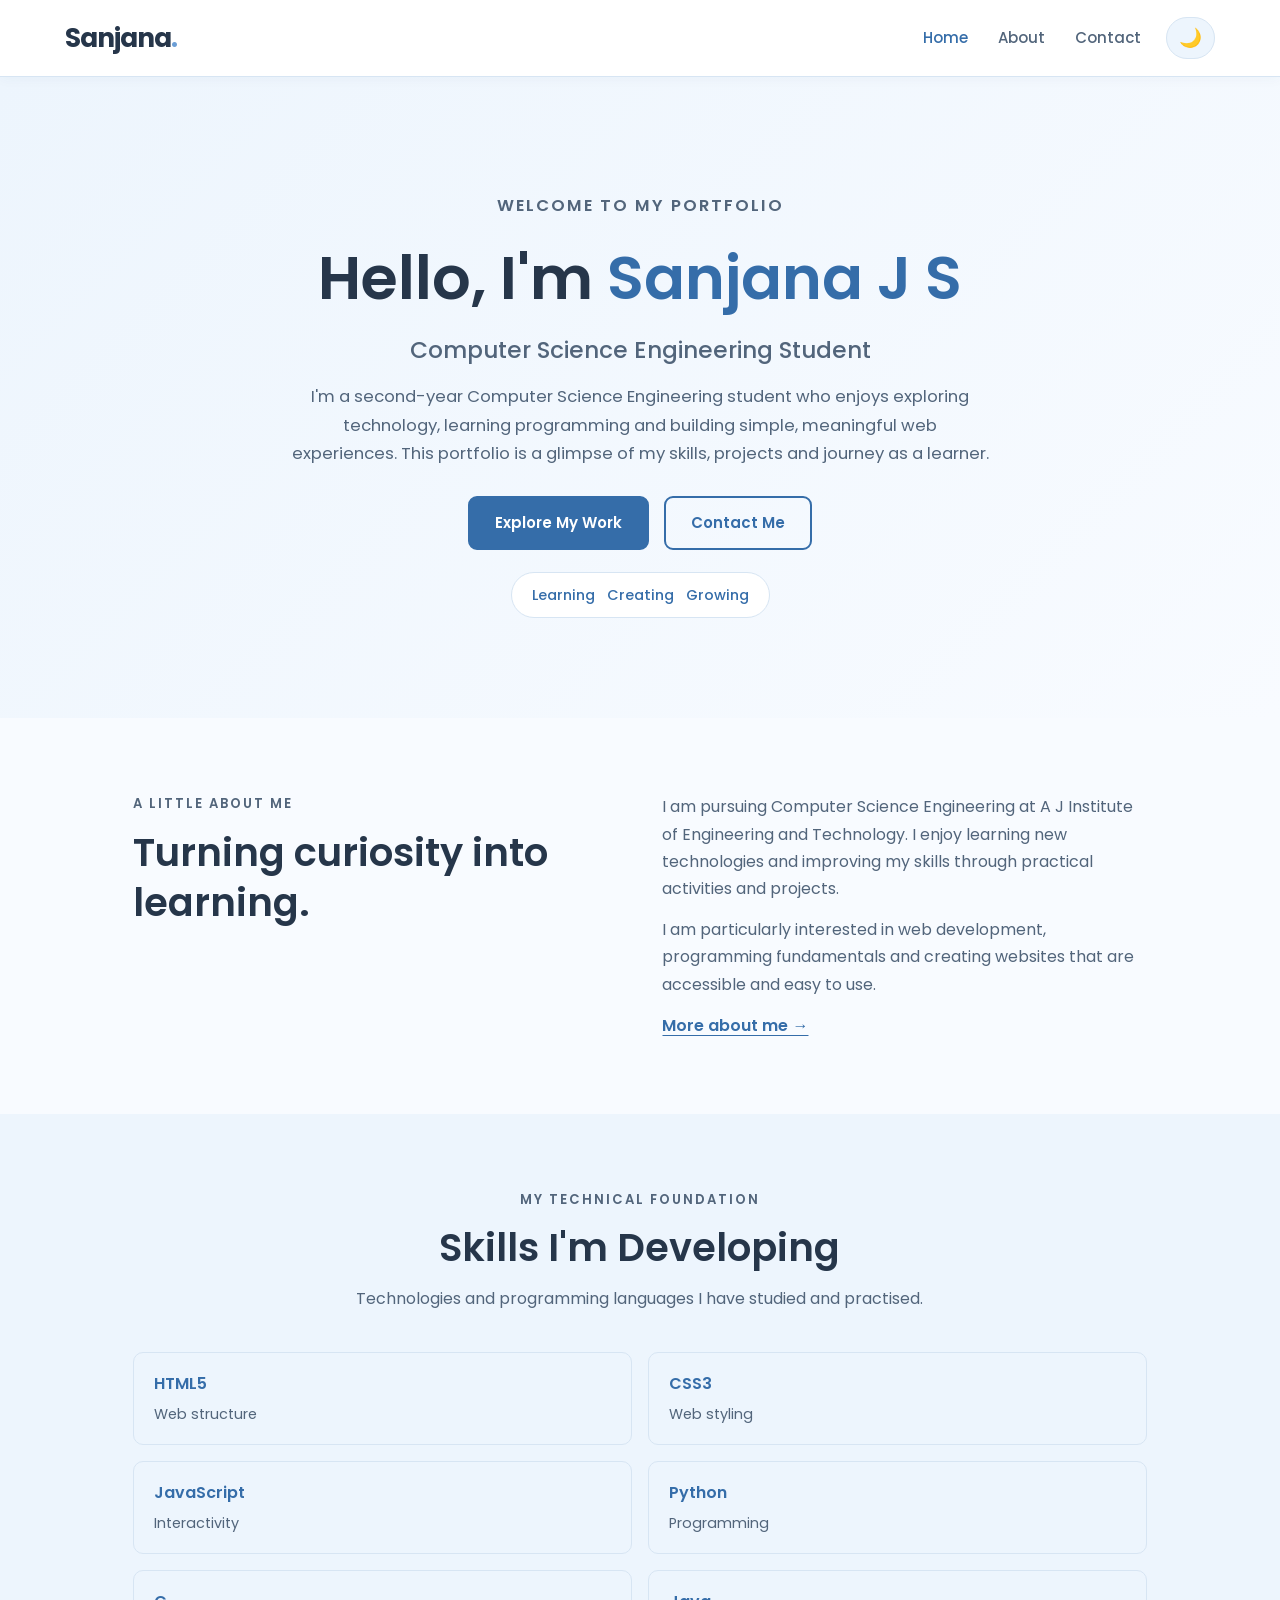
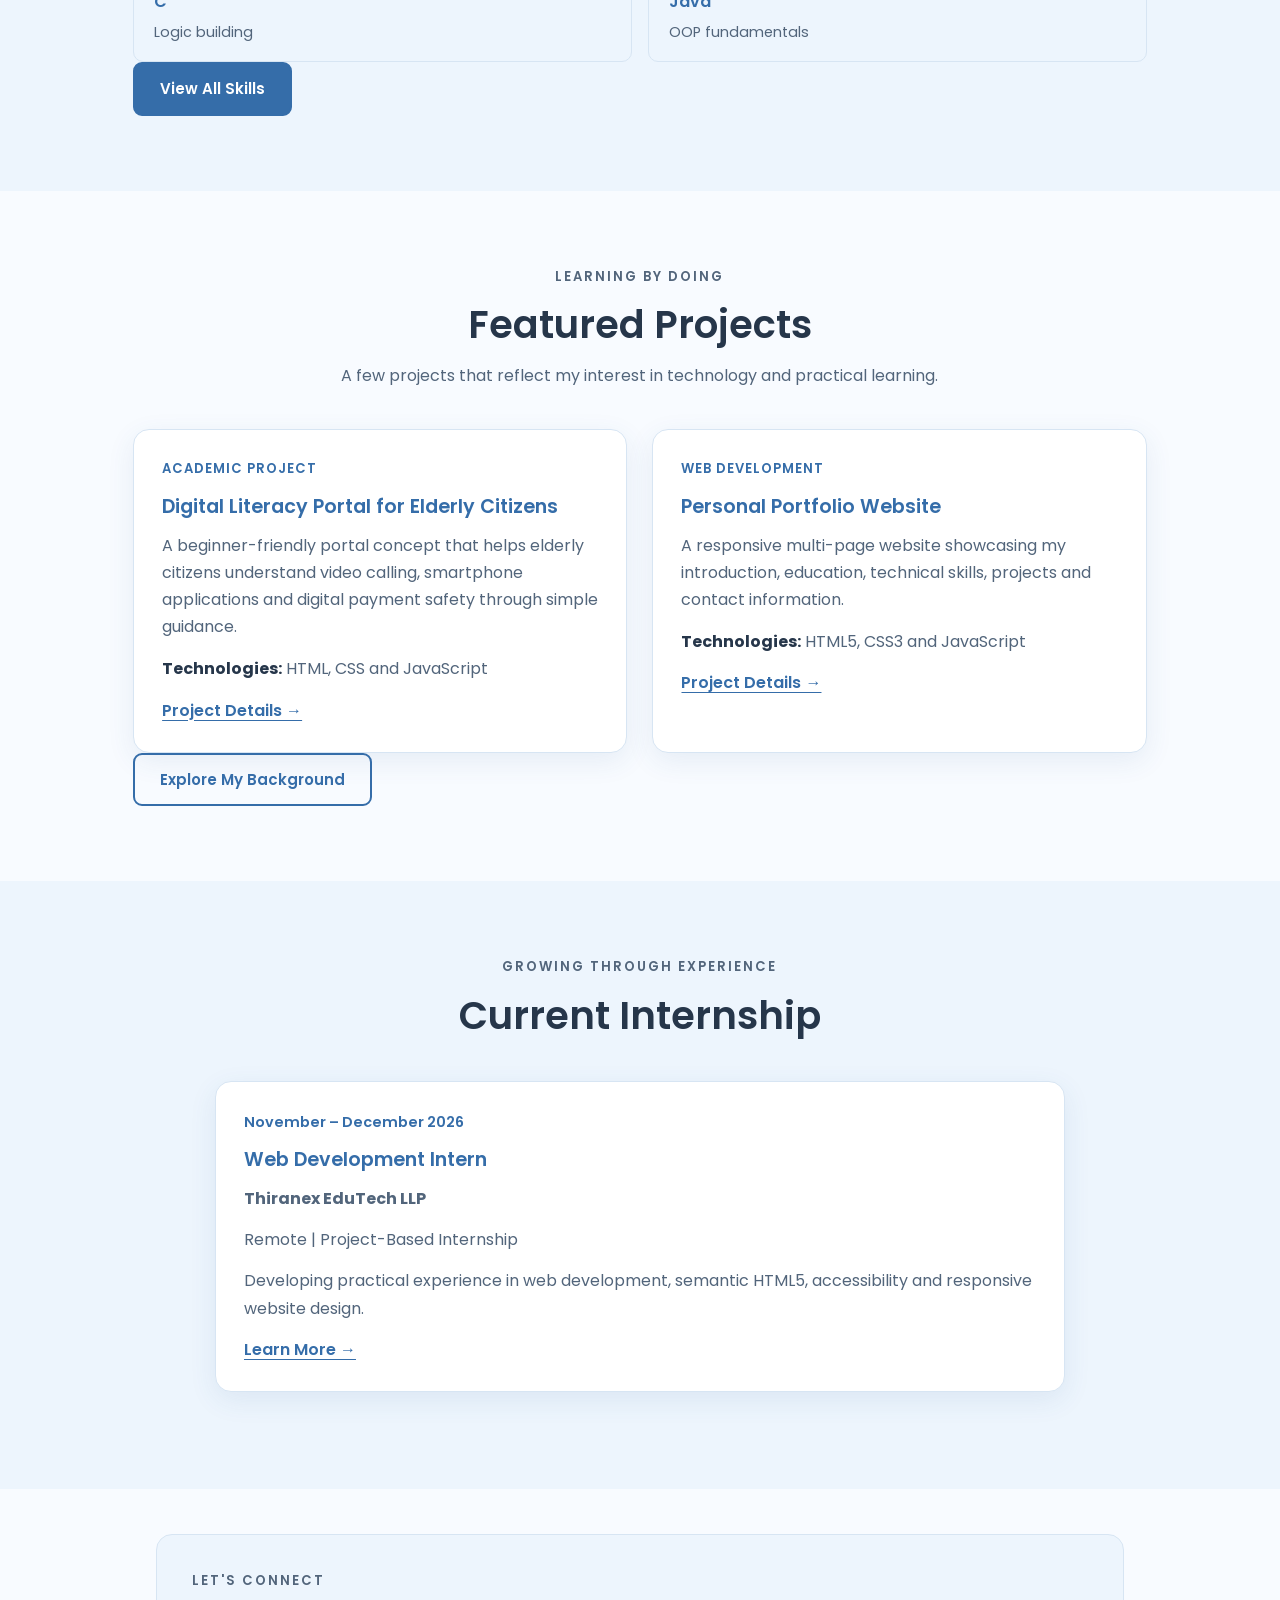
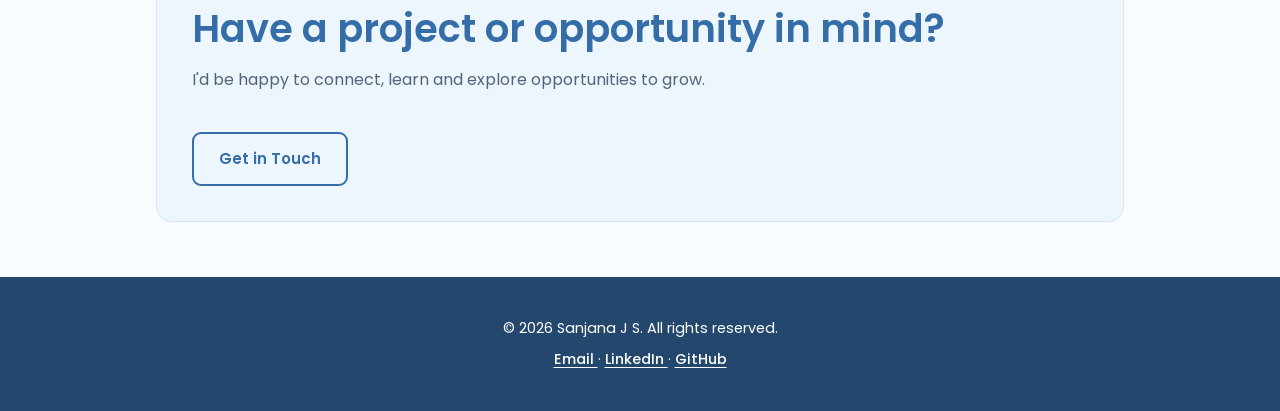
<file: index.html>
<!DOCTYPE html>
<html lang="en">
<head>
    <meta charset="UTF-8">
    <meta name="viewport" content="width=device-width, initial-scale=1">

    <meta name="description" content="Welcome to Sanjana J S's personal portfolio. Explore her education, technical skills, web development projects and learning journey.">
    <meta name="author" content="Sanjana J S">
    <meta name="robots" content="index, follow">

    <meta name="theme-color" content="#F4F8FC">

    <title>Sanjana J S | Computer Science Engineering Student</title>

    <link rel="preconnect" href="https://fonts.googleapis.com">
    <link rel="preconnect" href="https://fonts.gstatic.com" crossorigin>
    <link href="https://fonts.googleapis.com/css2?family=Poppins:wght@400;500;600;700;800&display=swap" rel="stylesheet">

    <link rel="stylesheet" href="styles.css">
    <script src="script.js" defer></script>
</head>

<body>

    <a class="skip-link" href="#main-content">
        Skip to main content
    </a>

    <!-- Header and Navigation -->
    <header class="site-header">
        <div class="header-container">

            <a class="brand" href="index.html" aria-label="Sanjana home">
                Sanjana<span>.</span>
            </a>

            <button
                class="menu-toggle"
                type="button"
                aria-label="Open navigation menu"
                aria-expanded="false"
                aria-controls="primary-navigation"
            >
                <span></span>
                <span></span>
                <span></span>
            </button>

            <nav id="primary-navigation" aria-label="Main navigation">
                <ul class="nav-list">
                    <li>
                        <a href="index.html" aria-current="page">Home</a>
                    </li>
                    <li>
                        <a href="about.html">About</a>
                    </li>
                    <li>
                        <a href="contact.html">Contact</a>
                    </li>
                </ul>
            </nav>

            <!-- Light and Dark Mode Switch -->
            <button
                class="theme-toggle"
                type="button"
                aria-label="Switch to dark mode"
                aria-pressed="false"
                data-theme-toggle
            >
                <span class="theme-icon" aria-hidden="true">🌙</span>
                <span class="sr-only">Switch theme</span>
            </button>

        </div>
    </header>

    <main id="main-content">

        <!-- Hero Section -->
        <section class="hero" aria-labelledby="hero-title">
            <div class="container hero-content">

                <p class="eyebrow">Welcome to my portfolio</p>

                <h1 id="hero-title">
                    Hello, I'm <span>Sanjana J S</span>
                </h1>

                <h2 class="hero-subtitle">
                    Computer Science Engineering Student
                </h2>

                <p>
                    I'm a second-year Computer Science Engineering student
                    who enjoys exploring technology, learning programming
                    and building simple, meaningful web experiences.
                    This portfolio is a glimpse of my skills, projects
                    and journey as a learner.
                </p>

                <div class="button-group">
                    <a class="button" href="about.html">
                        Explore My Work
                    </a>

                    <a class="button button-light" href="contact.html">
                        Contact Me
                    </a>
                </div>

                <div class="hero-note">
                    <span>Learning</span>
                    <span>Creating</span>
                    <span>Growing</span>
                </div>

            </div>
        </section>

        <!-- Introduction -->
        <section class="section-block" aria-labelledby="intro-title">
            <div class="container split-section">

                <div>
                    <p class="eyebrow">A little about me</p>
                    <h2 id="intro-title">
                        Turning curiosity into learning.
                    </h2>
                </div>

                <div>
                    <p>
                        I am pursuing Computer Science Engineering at
                        A J Institute of Engineering and Technology.
                        I enjoy learning new technologies and improving
                        my skills through practical activities and projects.
                    </p>

                    <p>
                        I am particularly interested in web development,
                        programming fundamentals and creating websites
                        that are accessible and easy to use.
                    </p>

                    <a class="text-link" href="about.html">
                        More about me →
                    </a>
                </div>

            </div>
        </section>

        <!-- Skills Preview -->
        <section
            class="section-block section-tinted"
            aria-labelledby="skills-preview-title"
        >

            <div class="container">

                <div class="section-heading">
                    <p class="eyebrow">My technical foundation</p>

                    <h2 id="skills-preview-title">
                        Skills I'm Developing
                    </h2>

                    <p>
                        Technologies and programming languages
                        I have studied and practised.
                    </p>
                </div>

                <ul class="skill-list">
                    <li>
                        <strong>HTML5</strong>
                        <span>Web structure</span>
                    </li>

                    <li>
                        <strong>CSS3</strong>
                        <span>Web styling</span>
                    </li>

                    <li>
                        <strong>JavaScript</strong>
                        <span>Interactivity</span>
                    </li>

                    <li>
                        <strong>Python</strong>
                        <span>Programming</span>
                    </li>

                    <li>
                        <strong>C</strong>
                        <span>Logic building</span>
                    </li>

                    <li>
                        <strong>Java</strong>
                        <span>OOP fundamentals</span>
                    </li>
                </ul>

                <div class="center-action">
                    <a class="button" href="about.html#skills">
                        View All Skills
                    </a>
                </div>

            </div>
        </section>

        <!-- Featured Projects -->
        <section
            class="section-block"
            aria-labelledby="projects-title"
        >

            <div class="container">

                <div class="section-heading">
                    <p class="eyebrow">Learning by doing</p>

                    <h2 id="projects-title">
                        Featured Projects
                    </h2>

                    <p>
                        A few projects that reflect my interest
                        in technology and practical learning.
                    </p>
                </div>

                <div class="card-grid">

                    <article class="info-card project-card">
                        <p class="project-type">Academic Project</p>

                        <h3>
                            Digital Literacy Portal for Elderly Citizens
                        </h3>

                        <p>
                            A beginner-friendly portal concept that helps
                            elderly citizens understand video calling,
                            smartphone applications and digital payment
                            safety through simple guidance.
                        </p>

                        <p class="tech-line">
                            <strong>Technologies:</strong>
                            HTML, CSS and JavaScript
                        </p>

                        <a
                            class="text-link"
                            href="about.html#projects"
                        >
                            Project Details →
                        </a>
                    </article>

                    <article class="info-card project-card">
                        <p class="project-type">Web Development</p>

                        <h3>Personal Portfolio Website</h3>

                        <p>
                            A responsive multi-page website showcasing
                            my introduction, education, technical skills,
                            projects and contact information.
                        </p>

                        <p class="tech-line">
                            <strong>Technologies:</strong>
                            HTML5, CSS3 and JavaScript
                        </p>

                        <a
                            class="text-link"
                            href="about.html#projects"
                        >
                            Project Details →
                        </a>
                    </article>

                </div>

                <div class="center-action">
                    <a class="button button-light" href="about.html">
                        Explore My Background
                    </a>
                </div>

            </div>
        </section>

        <!-- Internship -->
        <section
            class="section-block section-tinted"
            aria-labelledby="experience-title"
        >

            <div class="container">

                <div class="section-heading">
                    <p class="eyebrow">Growing through experience</p>

                    <h2 id="experience-title">
                        Current Internship
                    </h2>
                </div>

                <article class="timeline-card">
                    <p class="timeline-label">
                        November – December 2026
                    </p>

                    <h3>Web Development Intern</h3>

                    <p>
                        <strong>Thiranex EduTech LLP</strong>
                    </p>

                    <p>Remote | Project-Based Internship</p>

                    <p>
                        Developing practical experience in web development,
                        semantic HTML5, accessibility and responsive
                        website design.
                    </p>

                    <a
                        class="text-link"
                        href="about.html#internship"
                    >
                        Learn More →
                    </a>
                </article>

            </div>
        </section>

        <!-- Call to Action -->
        <section class="container">
            <div class="callout">

                <div>
                    <p class="eyebrow">Let's connect</p>

                    <h2>
                        Have a project or opportunity in mind?
                    </h2>

                    <p>
                        I'd be happy to connect, learn and explore
                        opportunities to grow.
                    </p>
                </div>

                <a class="button button-light" href="contact.html">
                    Get in Touch
                </a>

            </div>
        </section>

    </main>

    <!-- Footer -->
    <footer class="site-footer">

        <p>
            © <span class="current-year">2026</span>
            Sanjana J S. All rights reserved.
        </p>

        <p>
            <a href="mailto:sanjanajshaluvalli@gmail.com">
                Email
            </a>
            ·
            <a
                href="https://www.linkedin.com/in/sanjana-j-s-haluvalli-02609b396"
                target="_blank"
                rel="noopener noreferrer"
            >
                LinkedIn
            </a>
            ·
            <a
                href="https://github.com/sanjanajshaluvalli-tech"
                target="_blank"
                rel="noopener noreferrer"
            >
                GitHub
            </a>
        </p>

    </footer>

</body>
</html>
</file>
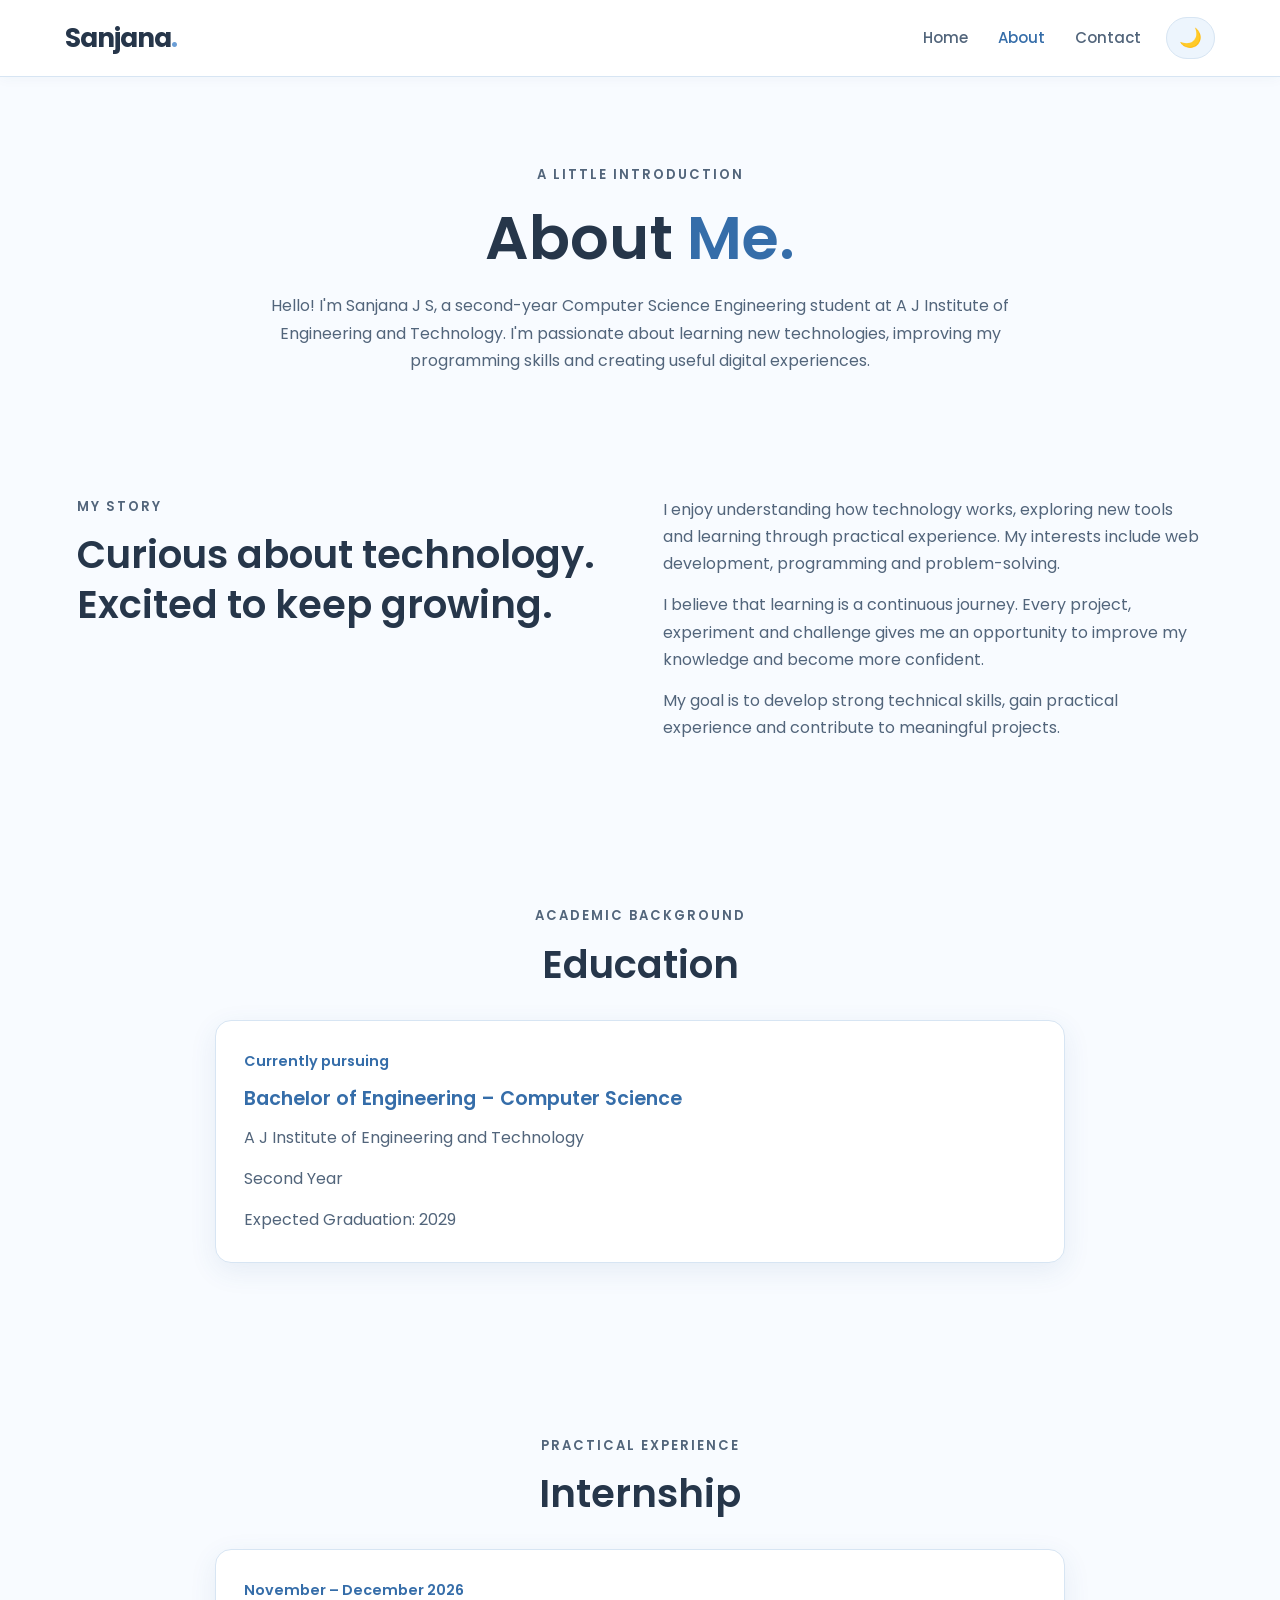
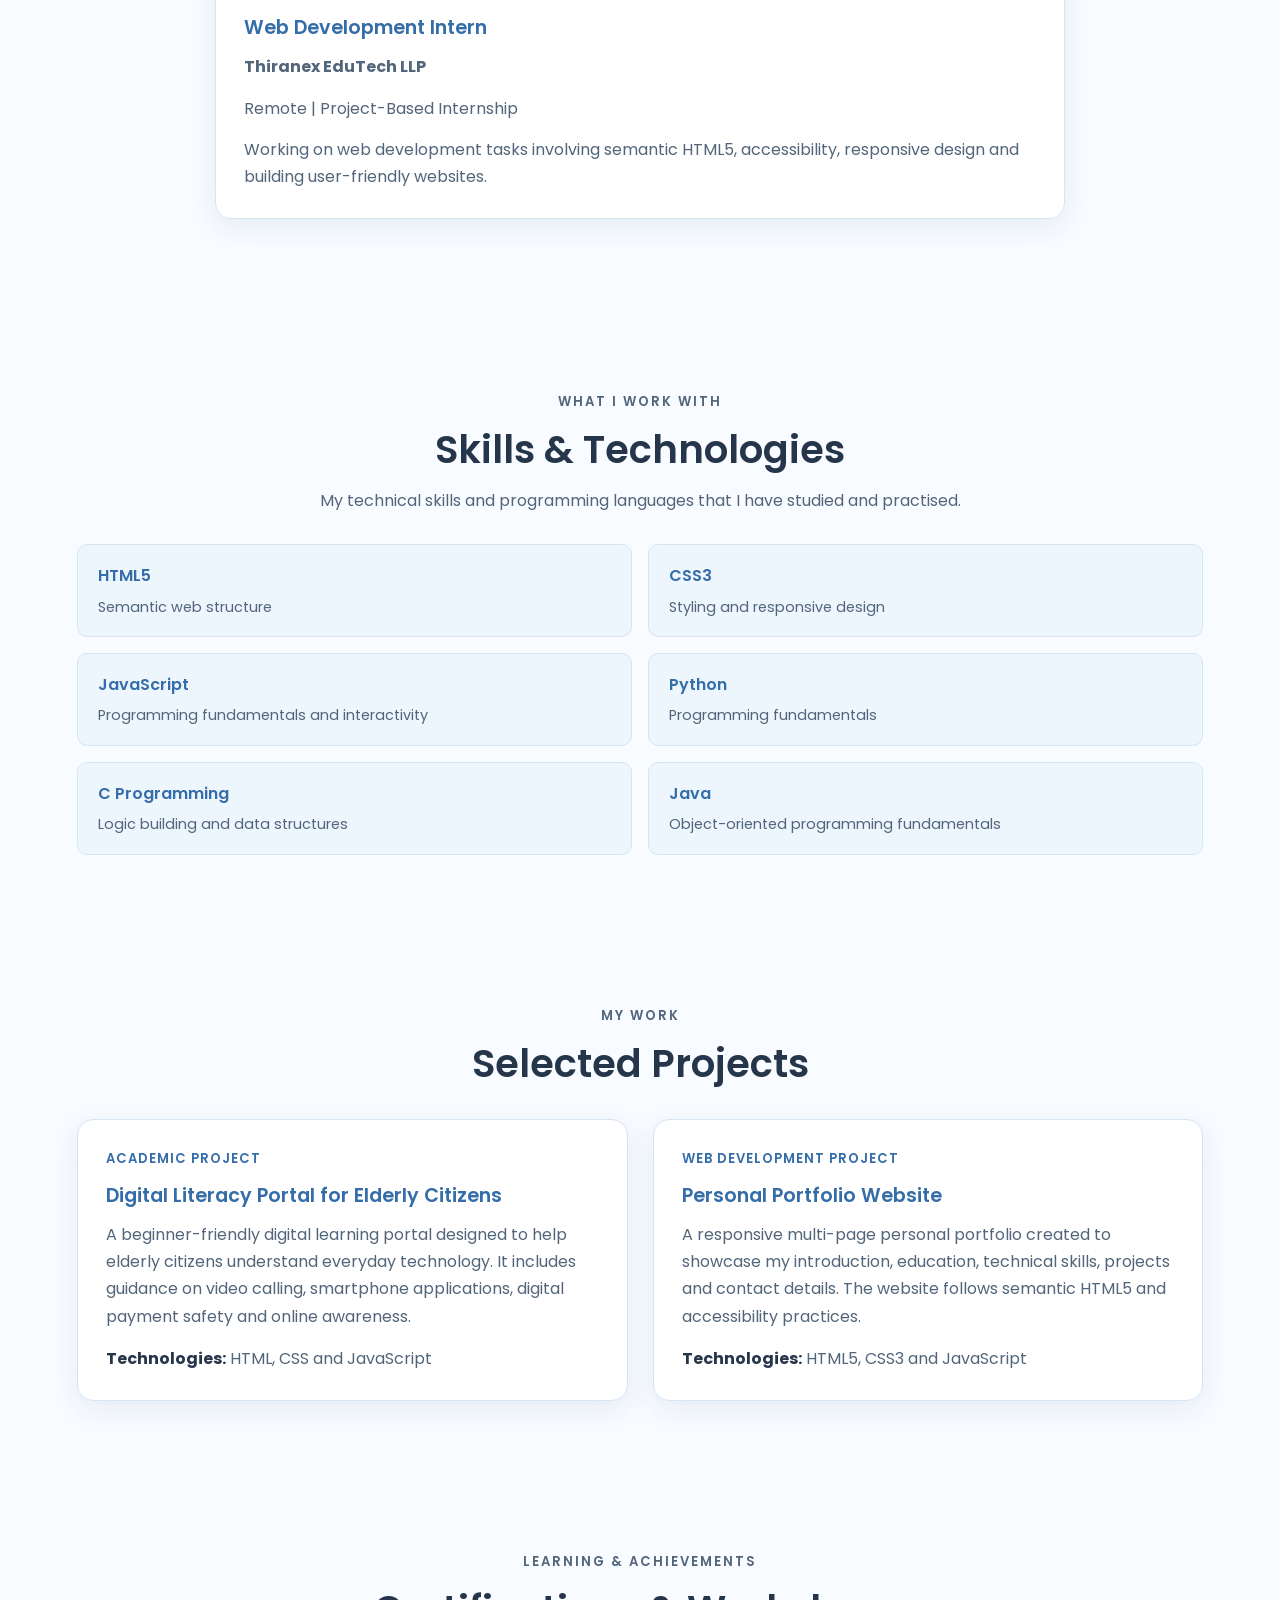
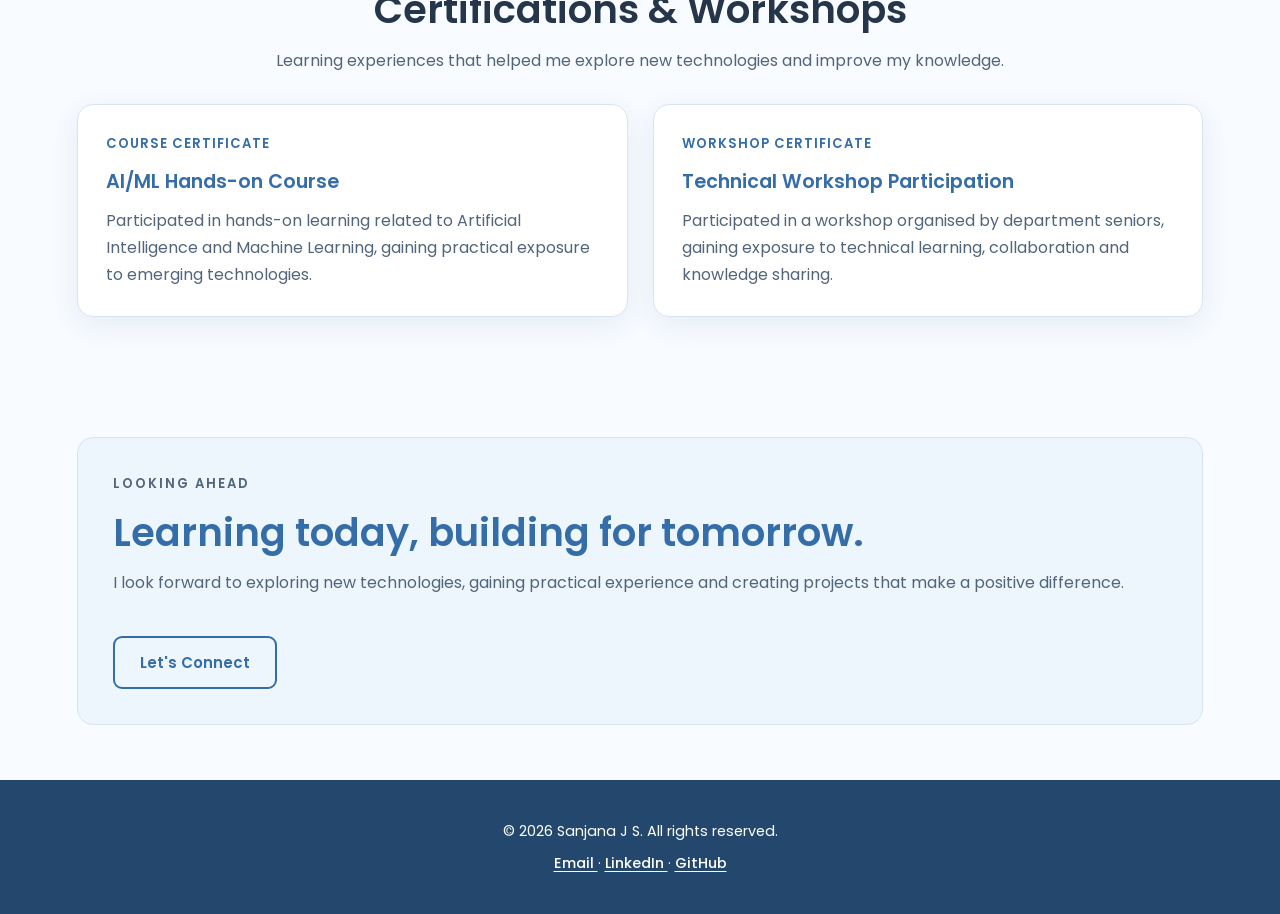
<file: about.html>
<!DOCTYPE html>
<html lang="en">
<head>
    <meta charset="UTF-8">
    <meta name="viewport" content="width=device-width, initial-scale=1">

    <meta name="description" content="Learn about Sanjana J S, a Computer Science Engineering student, her education, technical skills, projects, internship and certifications.">
    <meta name="author" content="Sanjana J S">
    <meta name="robots" content="index, follow">
    <meta name="theme-color" content="#F4F8FC">

    <title>About Me | Sanjana J S</title>

    <link rel="preconnect" href="https://fonts.googleapis.com">
    <link rel="preconnect" href="https://fonts.gstatic.com" crossorigin>
    <link href="https://fonts.googleapis.com/css2?family=Poppins:wght@400;500;600;700;800&display=swap" rel="stylesheet">

    <link rel="stylesheet" href="styles.css">
    <script src="script.js" defer></script>
</head>

<body>

    <a class="skip-link" href="#main-content">
        Skip to main content
    </a>

    <!-- Header and Navigation -->
    <header class="site-header">
        <div class="header-container">

            <a class="brand" href="index.html" aria-label="Sanjana home">
                Sanjana<span>.</span>
            </a>

            <button
                class="menu-toggle"
                type="button"
                aria-label="Open navigation menu"
                aria-expanded="false"
                aria-controls="primary-navigation"
            >
                <span></span>
                <span></span>
                <span></span>
            </button>

            <nav id="primary-navigation" aria-label="Main navigation">
                <ul class="nav-list">
                    <li>
                        <a href="index.html">Home</a>
                    </li>
                    <li>
                        <a href="about.html" aria-current="page">About</a>
                    </li>
                    <li>
                        <a href="contact.html">Contact</a>
                    </li>
                </ul>
            </nav>

            <!-- Light and Dark Mode Switch -->
            <button
                class="theme-toggle"
                type="button"
                aria-label="Switch to dark mode"
                aria-pressed="false"
                data-theme-toggle
            >
                <span class="theme-icon" aria-hidden="true">🌙</span>
                <span class="sr-only">Switch theme</span>
            </button>

        </div>
    </header>

    <main id="main-content">

        <!-- About Introduction -->
        <header class="page-heading">
            <p class="eyebrow">A little introduction</p>

            <h1>
                About <span class="accent-text">Me.</span>
            </h1>

            <p>
                Hello! I'm Sanjana J S, a second-year Computer Science
                Engineering student at A J Institute of Engineering
                and Technology. I'm passionate about learning new
                technologies, improving my programming skills and
                creating useful digital experiences.
            </p>
        </header>

        <!-- My Story -->
        <section
            class="content-section split-section"
            aria-labelledby="story-title"
        >

            <div>
                <p class="eyebrow">My story</p>

                <h2 id="story-title">
                    Curious about technology. Excited to keep growing.
                </h2>
            </div>

            <div>
                <p>
                    I enjoy understanding how technology works,
                    exploring new tools and learning through practical
                    experience. My interests include web development,
                    programming and problem-solving.
                </p>

                <p>
                    I believe that learning is a continuous journey.
                    Every project, experiment and challenge gives me
                    an opportunity to improve my knowledge and become
                    more confident.
                </p>

                <p>
                    My goal is to develop strong technical skills,
                    gain practical experience and contribute to
                    meaningful projects.
                </p>
            </div>

        </section>

        <!-- Education -->
        <section
            class="content-section"
            aria-labelledby="education-title"
        >

            <div class="section-heading compact">
                <p class="eyebrow">Academic background</p>
                <h2 id="education-title">Education</h2>
            </div>

            <article class="timeline-card">
                <p class="timeline-label">Currently pursuing</p>

                <h3>
                    Bachelor of Engineering – Computer Science
                </h3>

                <p>
                    A J Institute of Engineering and Technology
                </p>

                <p>Second Year</p>

                <p class="muted">
                    Expected Graduation: 2029
                </p>
            </article>

        </section>

        <!-- Internship -->
        <section
            class="content-section"
            id="internship"
            aria-labelledby="internship-title"
        >

            <div class="section-heading compact">
                <p class="eyebrow">Practical experience</p>
                <h2 id="internship-title">Internship</h2>
            </div>

            <article class="timeline-card">
                <p class="timeline-label">
                    November – December 2026
                </p>

                <h3>Web Development Intern</h3>

                <p>
                    <strong>Thiranex EduTech LLP</strong>
                </p>

                <p>
                    Remote | Project-Based Internship
                </p>

                <p>
                    Working on web development tasks involving
                    semantic HTML5, accessibility, responsive
                    design and building user-friendly websites.
                </p>
            </article>

        </section>

        <!-- Skills -->
        <section
            class="content-section"
            id="skills"
            aria-labelledby="skills-title"
        >

            <div class="section-heading compact">
                <p class="eyebrow">What I work with</p>

                <h2 id="skills-title">
                    Skills & Technologies
                </h2>

                <p>
                    My technical skills and programming languages
                    that I have studied and practised.
                </p>
            </div>

            <ul class="skill-list">
                <li>
                    <strong>HTML5</strong>
                    <span>Semantic web structure</span>
                </li>

                <li>
                    <strong>CSS3</strong>
                    <span>Styling and responsive design</span>
                </li>

                <li>
                    <strong>JavaScript</strong>
                    <span>Programming fundamentals and interactivity</span>
                </li>

                <li>
                    <strong>Python</strong>
                    <span>Programming fundamentals</span>
                </li>

                <li>
                    <strong>C Programming</strong>
                    <span>Logic building and data structures</span>
                </li>

                <li>
                    <strong>Java</strong>
                    <span>Object-oriented programming fundamentals</span>
                </li>
            </ul>

        </section>

        <!-- Projects -->
        <section
            class="content-section"
            id="projects"
            aria-labelledby="projects-title"
        >

            <div class="section-heading compact">
                <p class="eyebrow">My work</p>
                <h2 id="projects-title">Selected Projects</h2>
            </div>

            <div class="card-grid">

                <article class="info-card project-card">
                    <p class="project-type">Academic Project</p>

                    <h3>
                        Digital Literacy Portal for Elderly Citizens
                    </h3>

                    <p>
                        A beginner-friendly digital learning portal
                        designed to help elderly citizens understand
                        everyday technology. It includes guidance
                        on video calling, smartphone applications,
                        digital payment safety and online awareness.
                    </p>

                    <p class="tech-line">
                        <strong>Technologies:</strong>
                        HTML, CSS and JavaScript
                    </p>
                </article>

                <article class="info-card project-card">
                    <p class="project-type">
                        Web Development Project
                    </p>

                    <h3>Personal Portfolio Website</h3>

                    <p>
                        A responsive multi-page personal portfolio
                        created to showcase my introduction, education,
                        technical skills, projects and contact details.
                        The website follows semantic HTML5 and
                        accessibility practices.
                    </p>

                    <p class="tech-line">
                        <strong>Technologies:</strong>
                        HTML5, CSS3 and JavaScript
                    </p>
                </article>

            </div>

        </section>

        <!-- Certifications -->
        <section
            class="content-section"
            id="certifications"
            aria-labelledby="certifications-title"
        >

            <div class="section-heading compact">
                <p class="eyebrow">Learning & achievements</p>

                <h2 id="certifications-title">
                    Certifications & Workshops
                </h2>

                <p>
                    Learning experiences that helped me explore
                    new technologies and improve my knowledge.
                </p>
            </div>

            <div class="card-grid">

                <article class="info-card">
                    <p class="project-type">Course Certificate</p>

                    <h3>AI/ML Hands-on Course</h3>

                    <p>
                        Participated in hands-on learning related
                        to Artificial Intelligence and Machine
                        Learning, gaining practical exposure to
                        emerging technologies.
                    </p>
                </article>

                <article class="info-card">
                    <p class="project-type">Workshop Certificate</p>

                    <h3>Technical Workshop Participation</h3>

                    <p>
                        Participated in a workshop organised by
                        department seniors, gaining exposure to
                        technical learning, collaboration and
                        knowledge sharing.
                    </p>
                </article>

            </div>

        </section>

        <!-- Career Goal -->
        <section class="callout">
            <div>
                <p class="eyebrow">Looking ahead</p>

                <h2>
                    Learning today, building for tomorrow.
                </h2>

                <p>
                    I look forward to exploring new technologies,
                    gaining practical experience and creating
                    projects that make a positive difference.
                </p>
            </div>

            <a class="button button-light" href="contact.html">
                Let's Connect
            </a>
        </section>

    </main>

    <!-- Footer -->
    <footer class="site-footer">

        <p>
            © <span class="current-year">2026</span>
            Sanjana J S. All rights reserved.
        </p>

        <p>
            <a href="mailto:sanjanajshaluvalli@gmail.com">
                Email
            </a>
            ·
            <a
                href="https://www.linkedin.com/in/sanjana-j-s-haluvalli-02609b396"
                target="_blank"
                rel="noopener noreferrer"
            >
                LinkedIn
            </a>
            ·
            <a
                href="https://github.com/sanjanajshaluvalli-tech"
                target="_blank"
                rel="noopener noreferrer"
            >
                GitHub
            </a>
        </p>

    </footer>

</body>
</html>
</file>
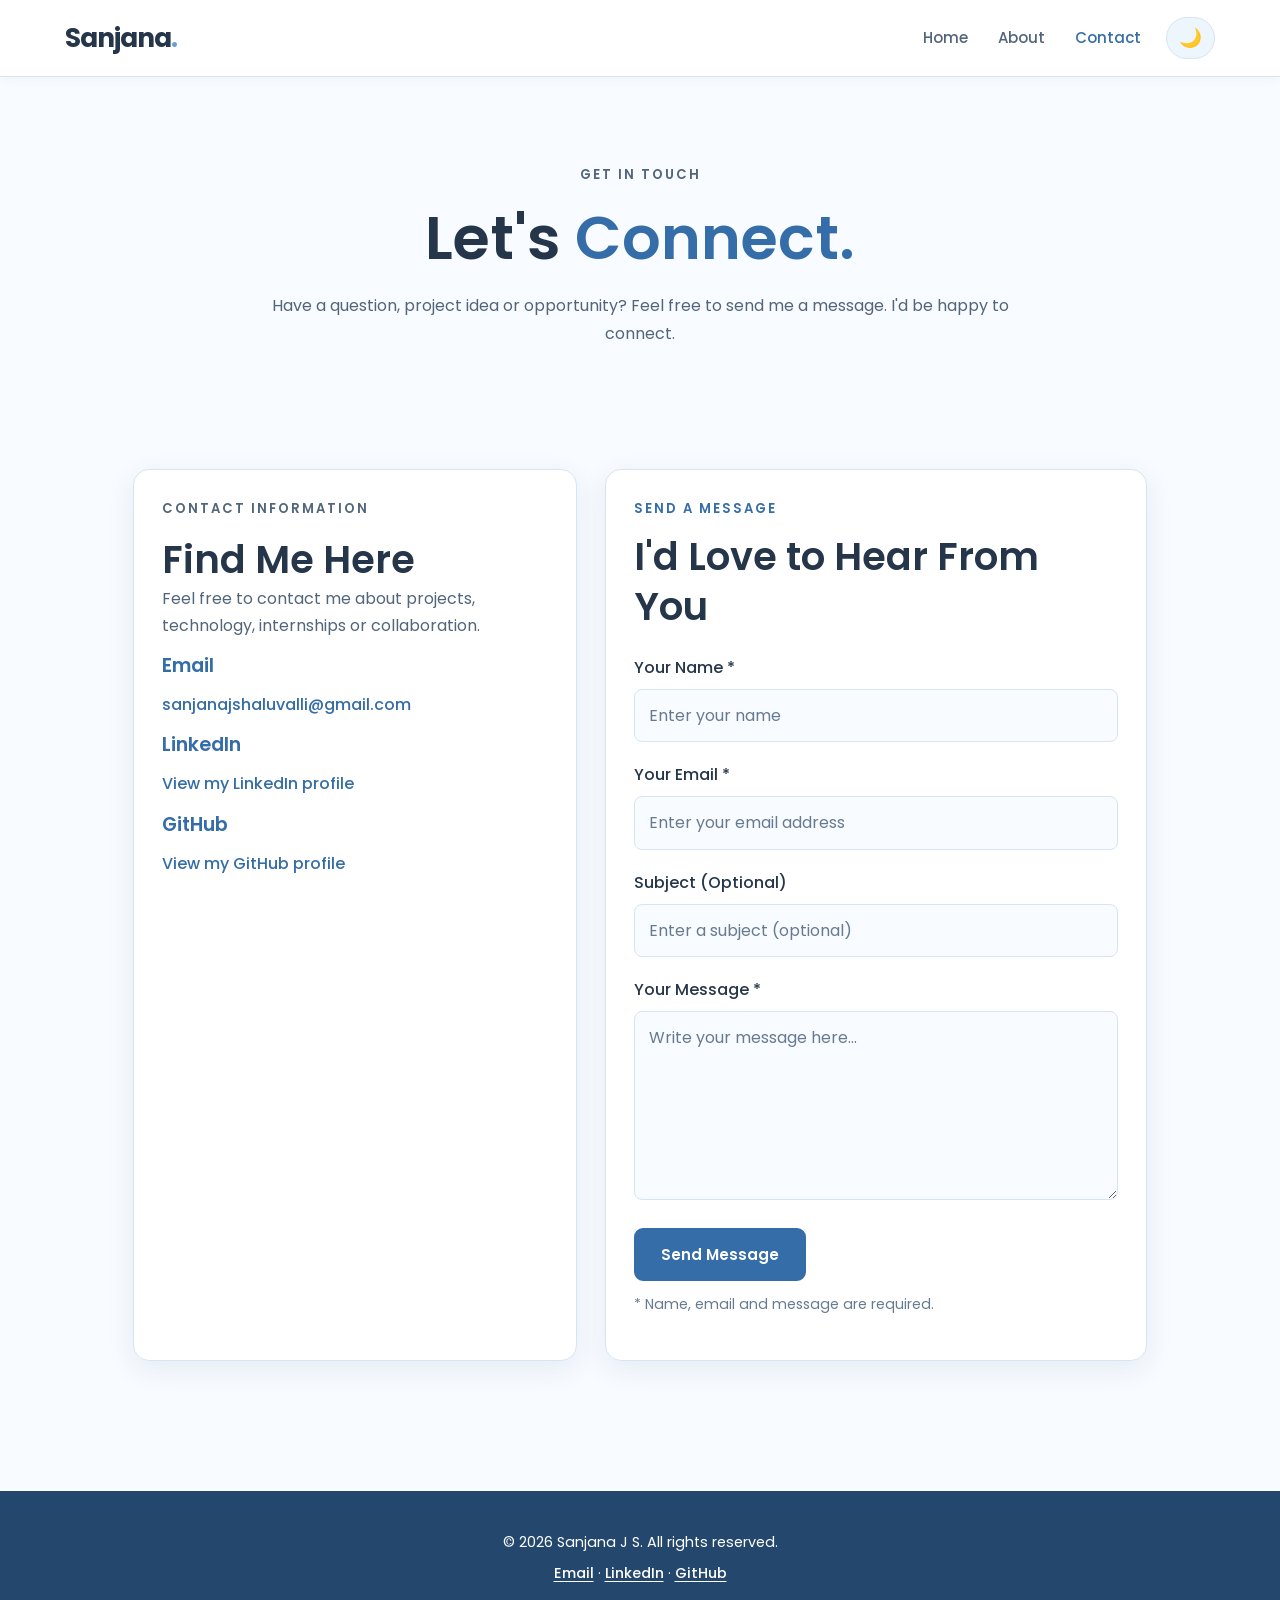
<file: contact.html>
<!DOCTYPE html>
<html lang="en">
<head>
    <meta charset="UTF-8">
    <meta name="viewport" content="width=device-width, initial-scale=1">

    <meta name="description" content="Contact Sanjana J S for projects, collaboration and web development opportunities.">
    <meta name="author" content="Sanjana J S">
    <meta name="robots" content="index, follow">

    <title>Contact | Sanjana J S</title>

    <link rel="preconnect" href="https://fonts.googleapis.com">
    <link rel="preconnect" href="https://fonts.gstatic.com" crossorigin>
    <link href="https://fonts.googleapis.com/css2?family=Poppins:wght@400;500;600;700&display=swap" rel="stylesheet">

    <link rel="stylesheet" href="styles.css">
    <script src="script.js" defer></script>
</head>

<body>

    <a class="skip-link" href="#main-content">
        Skip to main content
    </a>

    <header class="site-header">
        <div class="header-container">

            <a class="brand" href="index.html" aria-label="Sanjana home">
                Sanjana<span>.</span>
            </a>

            <button
                class="menu-toggle"
                type="button"
                aria-label="Open navigation menu"
                aria-controls="primary-navigation"
                aria-expanded="false"
            >
                <span></span>
                <span></span>
                <span></span>
            </button>

            <nav aria-label="Main navigation">
                <ul class="nav-list" id="primary-navigation">
                    <li>
                        <a href="index.html">Home</a>
                    </li>
                    <li>
                        <a href="about.html">About</a>
                    </li>
                    <li>
                        <a href="contact.html" aria-current="page">Contact</a>
                    </li>
                </ul>
            </nav>

            <button
                class="theme-toggle"
                type="button"
                data-theme-toggle
                aria-label="Switch to dark mode"
                aria-pressed="false"
            >
                <span class="theme-icon" aria-hidden="true">🌙</span>
                <span class="sr-only">Toggle colour theme</span>
            </button>

        </div>
    </header>

    <main id="main-content">

        <header class="page-heading">
            <p class="eyebrow">Get in touch</p>

            <h1>Let's <span class="accent-text">Connect.</span></h1>

            <p>
                Have a question, project idea or opportunity?
                Feel free to send me a message. I'd be happy to connect.
            </p>
        </header>

        <section class="content-section">
            <div class="container contact-layout">

                <!-- Contact Information -->
                <aside
                    class="contact-card"
                    aria-labelledby="contact-info-title"
                >

                    <p class="eyebrow">Contact information</p>

                    <h2 id="contact-info-title">Find Me Here</h2>

                    <p>
                        Feel free to contact me about projects,
                        technology, internships or collaboration.
                    </p>

                    <div class="contact-detail">
                        <h3>Email</h3>
                        <p>
                            <a href="mailto:sanjanajshaluvalli@gmail.com">
                                sanjanajshaluvalli@gmail.com
                            </a>
                        </p>
                    </div>

                    <div class="contact-detail">
                        <h3>LinkedIn</h3>
                        <p>
                            <a
                                href="https://www.linkedin.com/in/sanjana-j-s-haluvalli-02609b396"
                                target="_blank"
                                rel="noopener noreferrer"
                            >
                                View my LinkedIn profile
                            </a>
                        </p>
                    </div>

                    <div class="contact-detail">
                        <h3>GitHub</h3>
                        <p>
                            <a
                                href="https://github.com/sanjanajshaluvalli-tech"
                                target="_blank"
                                rel="noopener noreferrer"
                            >
                                View my GitHub profile
                            </a>
                        </p>
                    </div>

                </aside>

                <!-- Contact Form -->
                <section
                    class="form-panel"
                    aria-labelledby="form-title"
                >

                    <p class="eyebrow">Send a message</p>

                    <h2 id="form-title">I'd Love to Hear From You</h2>

                    <form
                        id="contact-form"
                        action="https://formsubmit.co/sanjanajshaluvalli@gmail.com"
                        method="POST"
                    >

                        <!-- Redirect to Portfolio Homepage -->
                        <input
                            type="hidden"
                            name="_next"
                            value="https://sanjanajshaluvalli-tech.github.io/sanjana-portfolio-task-2/?message=success"
                        >

                        <!-- Default email subject -->
                        <input
                            type="hidden"
                            name="_subject"
                            value="New message from Sanjana's Portfolio"
                        >

                        <!-- Email template -->
                        <input
                            type="hidden"
                            name="_template"
                            value="table"
                        >

                        <!-- Spam protection -->
                        <input
                            type="text"
                            name="_honey"
                            class="honey-field"
                            hidden
                            autocomplete="off"
                            tabindex="-1"
                            aria-hidden="true"
                        >

                        <div class="form-field">
                            <label for="name">Your Name *</label>

                            <input
                                type="text"
                                id="name"
                                name="name"
                                placeholder="Enter your name"
                                minlength="2"
                                maxlength="80"
                                autocomplete="name"
                                required
                            >
                        </div>

                        <div class="form-field">
                            <label for="sender-email">Your Email *</label>

                            <input
                                type="email"
                                id="sender-email"
                                name="email"
                                placeholder="Enter your email address"
                                maxlength="254"
                                autocomplete="email"
                                required
                            >
                        </div>

                        <div class="form-field">
                            <label for="subject">
                                Subject (Optional)
                            </label>

                            <input
                                type="text"
                                id="subject"
                                name="visitor_subject"
                                placeholder="Enter a subject (optional)"
                                maxlength="120"
                            >
                        </div>

                        <div class="form-field">
                            <label for="message">Your Message *</label>

                            <textarea
                                id="message"
                                name="message"
                                rows="6"
                                placeholder="Write your message here..."
                                minlength="10"
                                maxlength="5000"
                                required
                            ></textarea>
                        </div>

                        <button
                            class="button"
                            id="submit-button"
                            type="submit"
                        >
                            Send Message
                        </button>

                        <p class="form-help">
                            * Name, email and message are required.
                        </p>

                        <p
                            id="form-status"
                            class="status-message"
                            role="status"
                            aria-live="polite"
                        ></p>

                    </form>

                </section>

            </div>
        </section>

    </main>

    <footer class="site-footer">

        <p>
            © <span class="current-year">2026</span>
            Sanjana J S. All rights reserved.
        </p>

        <p>
            <a href="mailto:sanjanajshaluvalli@gmail.com">Email</a>
            ·
            <a
                href="https://www.linkedin.com/in/sanjana-j-s-haluvalli-02609b396"
                target="_blank"
                rel="noopener noreferrer"
            >LinkedIn</a>
            ·
            <a
                href="https://github.com/sanjanajshaluvalli-tech"
                target="_blank"
                rel="noopener noreferrer"
            >GitHub</a>
        </p>

    </footer>

</body>
</html>
</file>
<file: styles.css>
/* =========================================
   SANJANA J S - MODERN MINIMAL PORTFOLIO
   Soft Blue & White | Light and Dark Modes
========================================= */

/* 1. THEME VARIABLES */

:root {
    color-scheme: light;

    --primary: #6b9ed6;
    --primary-dark: #356da9;
    --primary-light: #e8f2fc;

    --background: #f8fbff;
    --surface: #ffffff;
    --surface-tinted: #edf5fd;

    --text: #26364a;
    --text-secondary: #52657b;
    --muted: #667b91;

    --border: #d7e5f3;

    --footer-bg: #24486d;
    --footer-text: #ffffff;

    --focus: #d17b20;

    --shadow: 0 8px 28px rgba(45, 91, 139, 0.09);

    --radius: 16px;
    --transition: 0.25s ease;
}

/* DARK THEME */

html[data-theme="dark"] {
    color-scheme: dark;

    --primary: #8bbcf0;
    --primary-dark: #a9cdf4;
    --primary-light: #263d56;

    --background: #101c2b;
    --surface: #192a3e;
    --surface-tinted: #20364e;

    --text: #eaf2fc;
    --text-secondary: #c0d0e2;
    --muted: #a6bbd2;

    --border: #344b65;

    --footer-bg: #0b1522;
    --footer-text: #ffffff;

    --focus: #ffc66d;

    --shadow: 0 8px 28px rgba(0, 0, 0, 0.22);
}

/* 2. RESET AND BASE STYLES */

* {
    box-sizing: border-box;
    margin: 0;
    padding: 0;
}

html {
    scroll-behavior: smooth;
    scroll-padding-top: 100px;
}

body {
    font-family: "Poppins", sans-serif;
    background-color: var(--background);
    color: var(--text);
    font-size: 16px;
    line-height: 1.7;
    transition:
        background-color var(--transition),
        color var(--transition);
}

img {
    display: block;
    max-width: 100%;
}

a {
    color: var(--primary-dark);
    text-decoration: none;
    text-underline-offset: 4px;
}

a:hover {
    text-decoration: underline;
}

button,
input,
textarea,
select {
    font: inherit;
}

button {
    cursor: pointer;
}

ul {
    padding-left: 0;
}

/* 3. ACCESSIBILITY */

.skip-link {
    position: absolute;
    top: -100px;
    left: 15px;
    z-index: 1000;

    padding: 12px 18px;

    background-color: var(--primary-dark);
    color: #ffffff;

    border-radius: 8px;
    font-weight: 600;
}

.skip-link:focus {
    top: 10px;
}

.sr-only {
    position: absolute;
    width: 1px;
    height: 1px;
    padding: 0;
    margin: -1px;
    overflow: hidden;
    clip: rect(0, 0, 0, 0);
    white-space: nowrap;
    border: 0;
}

:focus-visible {
    outline: 3px solid var(--focus);
    outline-offset: 4px;
}

/* 4. HEADER AND NAVIGATION */

.site-header {
    position: sticky;
    top: 0;
    z-index: 100;

    width: 100%;

    background-color: var(--surface);
    border-bottom: 1px solid var(--border);

    box-shadow: 0 2px 12px rgba(30, 65, 100, 0.04);

    transition:
        background-color var(--transition),
        border-color var(--transition);
}

.header-container {
    width: min(1150px, 90%);
    min-height: 76px;
    margin: 0 auto;

    display: flex;
    align-items: center;
    justify-content: space-between;
    gap: 25px;
}

/* Brand */

.brand,
.logo {
    color: var(--text);
    font-size: 1.65rem;
    font-weight: 700;
    letter-spacing: -1px;
    text-decoration: none;
}

.brand span,
.logo span {
    color: var(--primary);
}

/* Navigation */

.site-header nav {
    margin-left: auto;
}

.nav-list {
    display: flex;
    align-items: center;
    gap: 30px;

    list-style: none;
}

.nav-list a {
    color: var(--text-secondary);
    font-size: 0.94rem;
    font-weight: 500;

    text-decoration: none;

    transition: color var(--transition);
}

.nav-list a:hover,
.nav-list a[aria-current="page"] {
    color: var(--primary-dark);
}

/* Theme switch */

.theme-toggle {
    display: inline-flex;
    align-items: center;
    justify-content: center;
    gap: 8px;

    min-width: 45px;
    min-height: 42px;
    padding: 8px 12px;

    background-color: var(--surface-tinted);
    color: var(--text);

    border: 1px solid var(--border);
    border-radius: 30px;

    font-size: 1.15rem;

    transition:
        background-color var(--transition),
        transform var(--transition);
}

.theme-toggle:hover {
    background-color: var(--primary-light);
    transform: translateY(-2px);
}

.theme-icon {
    line-height: 1;
}

/* Mobile menu button */

.menu-toggle {
    display: none;

    width: 43px;
    height: 40px;

    background-color: var(--surface-tinted);
    border: 1px solid var(--border);
    border-radius: 8px;

    align-items: center;
    justify-content: center;
    flex-direction: column;
    gap: 5px;
}

.menu-toggle span {
    display: block;
    width: 20px;
    height: 2px;

    background-color: var(--text);
    border-radius: 5px;
}

/* 5. GENERAL LAYOUT */

main {
    min-height: 75vh;
}

.container {
    width: min(1100px, 90%);
    margin: 0 auto;
}

.content-section,
.section-block {
    padding: 75px 6%;
}

.section-tinted {
    background-color: var(--surface-tinted);
    color: var(--text);
}

/* 6. TYPOGRAPHY */

h1,
h2,
h3,
h4 {
    color: var(--text);
    line-height: 1.3;
    font-weight: 600;
}

h1 {
    font-size: clamp(2.3rem, 5vw, 3.8rem);
}

h2 {
    font-size: clamp(1.7rem, 4vw, 2.4rem);
}

h3 {
    font-size: 1.2rem;
}

p {
    color: var(--text);
    margin-bottom: 14px;
}

.eyebrow {
    color: var(--primary-dark);
    font-size: 0.82rem;
    font-weight: 600;
    letter-spacing: 2px;
    text-transform: uppercase;
    margin-bottom: 12px;
}

.accent-text {
    color: var(--primary-dark);
}

.muted,
.small {
    color: var(--muted);
}

.small {
    font-size: 0.9rem;
}

/* 7. HERO SECTION */

.hero {
    min-height: 520px;
    padding: 100px 6%;

    display: flex;
    align-items: center;

    background:
        linear-gradient(
            135deg,
            var(--surface-tinted),
            var(--background)
        );
}

.hero-content {
    width: min(850px, 100%);
    margin: 0 auto;
    text-align: center;
}

.hero h1 {
    margin: 18px 0;
}

.hero h1 span {
    color: var(--primary-dark);
}

.hero-subtitle {
    margin-bottom: 18px;
    color: var(--text-secondary);
    font-size: clamp(1.1rem, 3vw, 1.45rem);
    font-weight: 500;
}

.hero p {
    max-width: 700px;
    margin: 15px auto;
    color: var(--text-secondary);
    font-size: 1.04rem;
}

.hero-note {
    display: inline-flex;
    flex-wrap: wrap;
    justify-content: center;
    gap: 12px;

    margin-top: 22px;
    padding: 10px 20px;

    background-color: var(--surface);
    color: var(--primary-dark);

    border: 1px solid var(--border);
    border-radius: 30px;

    font-size: 0.9rem;
    font-weight: 500;
}

/* 8. BUTTONS */

.button {
    display: inline-flex;
    align-items: center;
    justify-content: center;

    min-height: 46px;
    padding: 12px 25px;

    background-color: var(--primary-dark);
    color: #ffffff;

    border: 2px solid var(--primary-dark);
    border-radius: 9px;

    font-size: 0.94rem;
    font-weight: 600;
    text-decoration: none;

    cursor: pointer;

    transition:
        background-color var(--transition),
        color var(--transition),
        transform var(--transition),
        box-shadow var(--transition);
}

.button:hover {
    background-color: var(--primary);
    border-color: var(--primary);
    color: #ffffff;
    text-decoration: none;

    transform: translateY(-2px);
    box-shadow: var(--shadow);
}

.button-light {
    background-color: transparent;
    color: var(--primary-dark);
    border: 2px solid var(--primary-dark);
}

.button-light:hover {
    background-color: var(--primary-dark);
    color: #ffffff;
}

.button:disabled {
    opacity: 0.65;
    cursor: not-allowed;
    transform: none;
}

.button-group {
    display: flex;
    justify-content: center;
    align-items: center;
    flex-wrap: wrap;
    gap: 15px;
    margin-top: 28px;
}

/* 9. SECTION HEADINGS */

.section-heading {
    text-align: center;
    margin-bottom: 40px;
}

.section-heading h2 {
    margin-bottom: 12px;
}

.section-heading p {
    color: var(--text-secondary);
}

.section-heading.compact {
    margin-bottom: 30px;
}

.page-heading {
    padding: 75px 6% 35px;
    text-align: center;
}

.page-heading h1 {
    margin-bottom: 15px;
}

.page-heading p {
    max-width: 780px;
    margin: 12px auto;
    color: var(--text-secondary);
}

/* 10. GRID AND CARDS */

.section-grid,
.card-grid {
    display: grid;
    grid-template-columns: repeat(2, minmax(0, 1fr));
    gap: 25px;
}

.info-card,
.project-card,
.timeline-card,
.contact-card,
.form-panel {
    padding: 28px;

    background-color: var(--surface);
    color: var(--text);

    border: 1px solid var(--border);
    border-radius: var(--radius);

    box-shadow: var(--shadow);

    transition:
        background-color var(--transition),
        border-color var(--transition),
        transform var(--transition);
}

.info-card:hover,
.project-card:hover {
    transform: translateY(-4px);
}

.info-card h3,
.project-card h3,
.timeline-card h3,
.contact-card h3 {
    color: var(--primary-dark);
    margin-bottom: 12px;
}

.info-card p,
.project-card p,
.timeline-card p,
.contact-card p {
    color: var(--text-secondary);
}

.info-card p:last-child,
.project-card p:last-child,
.timeline-card p:last-child {
    margin-bottom: 0;
}

/* 11. ABOUT PAGE */

.split-section {
    display: grid;
    grid-template-columns: repeat(2, minmax(0, 1fr));
    align-items: start;
    gap: 45px;
}

.split-section p {
    color: var(--text-secondary);
}

/* Education and internship */

.timeline-card {
    max-width: 850px;
    margin: 0 auto 22px;
}

.timeline-label {
    color: var(--primary-dark) !important;
    font-weight: 600;
    font-size: 0.9rem;
}

/* 12. SKILLS */

.skill-list {
    display: grid;
    grid-template-columns: repeat(2, minmax(0, 1fr));
    gap: 16px;

    list-style: none;
}

.skill-list li {
    display: flex;
    flex-direction: column;
    gap: 5px;

    padding: 17px 20px;

    background-color: var(--surface-tinted);
    color: var(--text);

    border: 1px solid var(--border);
    border-radius: 10px;
}

.skill-list strong {
    color: var(--primary-dark);
    font-weight: 600;
}

.skill-list span {
    color: var(--text-secondary);
    font-size: 0.9rem;
}

/* 13. PROJECTS */

.project-card {
    height: 100%;
}

.project-type {
    color: var(--primary-dark) !important;
    font-size: 0.82rem;
    font-weight: 600;
    text-transform: uppercase;
    letter-spacing: 1px;
}

.tech-line {
    margin-top: 15px;
}

.tech-line strong {
    color: var(--text);
}

.tag {
    display: inline-block;

    margin: 8px 5px 0 0;
    padding: 6px 13px;

    background-color: var(--surface-tinted);
    color: var(--primary-dark);

    border: 1px solid var(--border);
    border-radius: 20px;

    font-size: 0.82rem;
    font-weight: 500;
}

.project-links {
    display: flex;
    flex-wrap: wrap;
    gap: 15px;
    margin-top: 18px;
}

.text-link {
    color: var(--primary-dark);
    font-weight: 600;
    text-decoration: underline;
}

/* 14. CALLOUT SECTION */

.callout {
    display: flex;
    justify-content: space-between;
    align-items: center;
    flex-wrap: wrap;

    gap: 25px;

    margin: 45px 6%;
    padding: 35px;

    background-color: var(--surface-tinted);
    color: var(--text);

    border: 1px solid var(--border);
    border-radius: var(--radius);
}

.callout h2 {
    color: var(--primary-dark);
    margin-bottom: 12px;
}

.callout p {
    color: var(--text-secondary);
}

/* 15. CONTACT PAGE */

.contact-layout {
    display: grid;
    grid-template-columns: 0.9fr 1.1fr;
    gap: 28px;
    align-items: stretch;
}

.contact-card,
.form-panel {
    height: 100%;
}

.contact-card p {
    margin-bottom: 15px;
    overflow-wrap: anywhere;
}

.contact-card a {
    color: var(--primary-dark);
    font-weight: 500;
    overflow-wrap: anywhere;
}

/* Form heading */

.form-panel h2 {
    margin-bottom: 22px;
}

/* Form fields */

.form-field {
    margin-bottom: 19px;
}

.form-field label {
    display: block;
    margin-bottom: 8px;

    color: var(--text);
    font-weight: 500;
}

.form-field input,
.form-field textarea,
.form-field select {
    width: 100%;
    min-height: 46px;

    padding: 12px 14px;

    background-color: var(--background);
    color: var(--text);

    border: 1px solid var(--border);
    border-radius: 8px;

    transition:
        border-color var(--transition),
        background-color var(--transition);
}

.form-field input::placeholder,
.form-field textarea::placeholder {
    color: var(--muted);
    opacity: 1;
}

.form-field textarea {
    min-height: 145px;
    resize: vertical;
}

.form-field input:focus,
.form-field textarea:focus,
.form-field select:focus {
    border-color: var(--primary);
    outline: 3px solid var(--primary-light);
    outline-offset: 2px;
}

.form-help {
    margin-top: 12px;
    color: var(--muted);
    font-size: 0.88rem;
}

.status-message,
#form-status {
    margin-top: 15px;
    color: var(--primary-dark);
    font-weight: 600;
}

/* Keep spam-protection field hidden */

.honey-field,
.honey-field[hidden] {
    display: none !important;
}

/* 16. FOOTER */

.site-footer {
    margin-top: 55px;
    padding: 32px 15px;

    background-color: var(--footer-bg);
    color: var(--footer-text);

    text-align: center;
}

.site-footer p {
    margin: 7px 0;
    color: #ffffff;
    font-size: 0.9rem;
}

.site-footer .current-year {
    color: #ffffff;
    background-color: transparent;
}

.site-footer a {
    color: #ffffff;
    font-weight: 500;
    text-decoration: underline;
    text-underline-offset: 3px;
}

.site-footer a:hover {
    color: #c9e3ff;
}

/* 17. TABLET RESPONSIVE DESIGN */

@media (max-width: 900px) {

    .header-container {
        width: 92%;
        gap: 16px;
    }

    .nav-list {
        gap: 18px;
    }

    .content-section,
    .section-block {
        padding: 60px 5%;
    }

    .contact-layout {
        grid-template-columns: 1fr 1.2fr;
    }
}

/* 18. MOBILE RESPONSIVE DESIGN */

@media (max-width: 760px) {

    .header-container {
        position: relative;
        min-height: 70px;
        flex-wrap: wrap;
        gap: 12px;
    }

    .brand {
        margin-right: auto;
    }

    .menu-toggle {
        display: flex;
    }

    .site-header nav {
        order: 4;
        width: 100%;
        margin: 0;
    }

    .nav-list {
        display: none;
        flex-direction: column;
        align-items: stretch;

        width: 100%;
        gap: 4px;

        padding: 12px 0 18px;
    }

    .nav-list.is-open {
        display: flex;
    }

    .nav-list li {
        width: 100%;
    }

    .nav-list a {
        display: block;
        padding: 10px 12px;
        border-radius: 7px;
    }

    .nav-list a:hover,
    .nav-list a[aria-current="page"] {
        background-color: var(--surface-tinted);
    }

    .theme-toggle {
        min-width: 42px;
        min-height: 40px;
    }

    .hero {
        min-height: auto;
        padding: 75px 5%;
    }

    .content-section,
    .section-block {
        padding: 50px 5%;
    }

    .section-grid,
    .card-grid,
    .split-section,
    .contact-layout {
        grid-template-columns: 1fr;
    }

    .split-section {
        gap: 20px;
    }

    .callout {
        margin: 30px 5%;
        padding: 26px;
    }

    .page-heading {
        padding: 55px 5% 30px;
    }
}

/* 19. SMALL MOBILE SCREENS */

@media (max-width: 480px) {

    body {
        font-size: 15px;
    }

    .container {
        width: 92%;
    }

    .hero {
        padding: 60px 5%;
    }

    .hero-note {
        gap: 8px;
        font-size: 0.82rem;
    }

    .info-card,
    .project-card,
    .timeline-card,
    .contact-card,
    .form-panel {
        padding: 21px;
    }

    .skill-list {
        grid-template-columns: 1fr;
    }

    .button-group {
        flex-direction: column;
        align-items: stretch;
    }

    .button {
        width: 100%;
        text-align: center;
    }

    .callout {
        padding: 22px;
    }

    .site-footer {
        padding: 25px 12px;
    }
}

/* 20. REDUCED MOTION */

@media (prefers-reduced-motion: reduce) {

    html {
        scroll-behavior: auto;
    }

    *,
    *::before,
    *::after {
        animation-duration: 0.01ms !important;
        animation-iteration-count: 1 !important;
        transition-duration: 0.01ms !important;
        scroll-behavior: auto !important;
    }
}

/* 21. PRINT STYLES */

@media print {

    .site-header,
    .menu-toggle,
    .theme-toggle,
    .button,
    .site-footer {
        display: none;
    }

    body {
        background: #ffffff;
        color: #000000;
    }

    a {
        color: #000000;
        text-decoration: underline;
    }

    .info-card,
    .project-card,
    .timeline-card {
        box-shadow: none;
        border: 1px solid #777777;
    }
}
/* SUCCESS MESSAGE - LIGHT MODE */
.success-message {
    max-width: 850px;
    margin: 30px auto;
    padding: 20px 25px;

    display: flex;
    align-items: center;
    gap: 16px;

    background: #eaf5ff;
    color: #183153;

    border: 1px solid #9cc9ed;
    border-left: 5px solid #269b65;
    border-radius: 12px;
}

.success-message h3 {
    color: #183153;
    margin: 0 0 5px;
    font-size: 18px;
}

.success-message p {
    color: #344b63;
    margin: 0;
    font-size: 14px;
}

/* SUCCESS ICON */
.success-icon {
    width: 42px;
    height: 42px;
    min-width: 42px;

    display: flex;
    align-items: center;
    justify-content: center;

    background: #269b65;
    color: #ffffff;

    border-radius: 50%;
    font-size: 23px;
    font-weight: 700;
}

/* SUCCESS MESSAGE - DARK MODE */
body.dark-mode .success-message,
body.dark-theme .success-message,
body[data-theme="dark"] .success-message,
.dark-mode .success-message {
    background: #172b49;
    color: #ffffff;
    border: 1px solid #456487;
    border-left: 5px solid #42c987;
}

body.dark-mode .success-message h3,
body.dark-theme .success-message h3,
body[data-theme="dark"] .success-message h3,
.dark-mode .success-message h3 {
    color: #ffffff;
}

body.dark-mode .success-message p,
body.dark-theme .success-message p,
body[data-theme="dark"] .success-message p,
.dark-mode .success-message p {
    color: #d6e5f5;
}

/* MOBILE RESPONSIVENESS */
@media (max-width: 600px) {
    .success-message {
        margin: 20px 15px;
        padding: 16px;
    }
}
</file>
